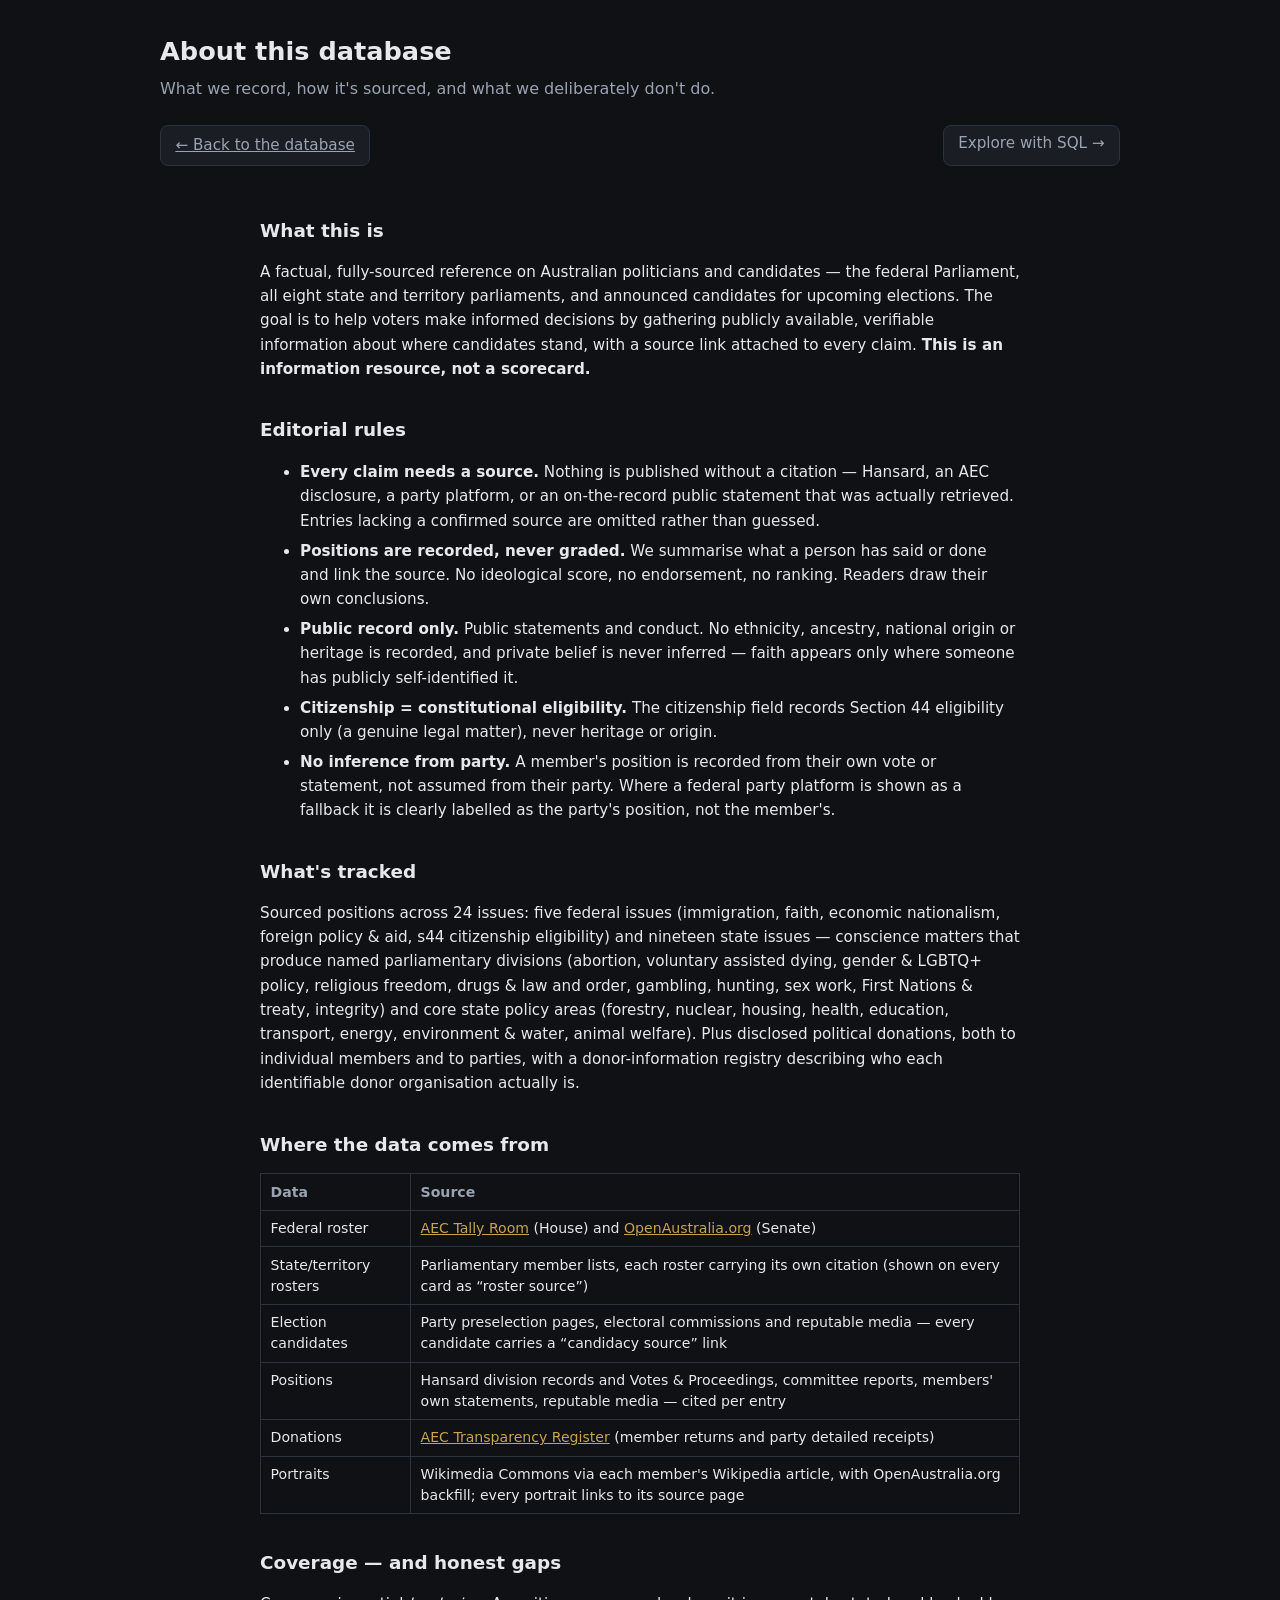
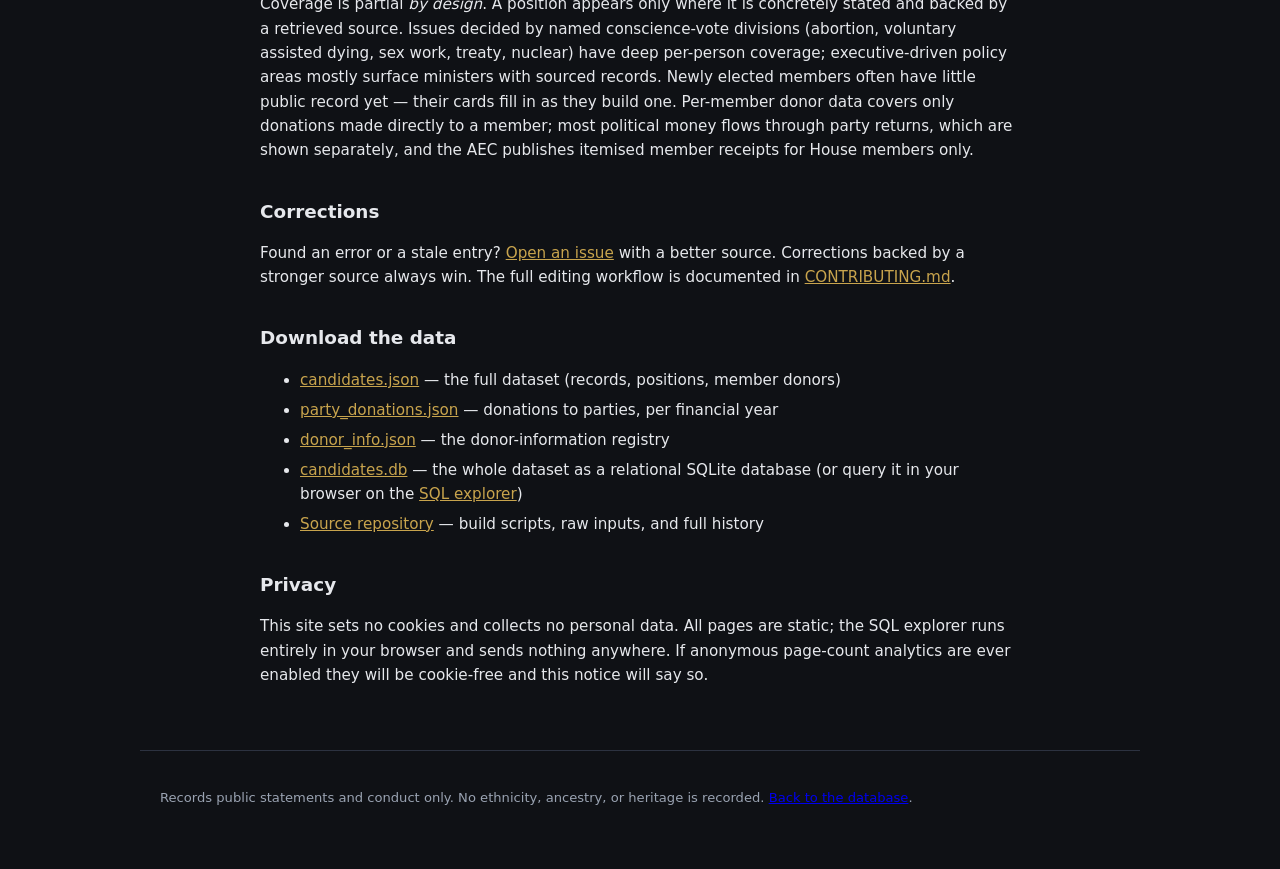
<file: about.html>
<!DOCTYPE html>
<html lang="en">
<head>
  <meta charset="UTF-8" />
  <meta name="viewport" content="width=device-width, initial-scale=1.0" />
  <title>About &amp; methodology — Australian Candidate Transparency Database</title>
  <meta name="description" content="How the Australian Candidate Transparency Database is built: sourcing standards, editorial rules, data sources, coverage, corrections, and downloads." />
  <meta name="theme-color" content="#0f1115" />
  <link rel="canonical" href="https://rigbygroyp.github.io/Australia-First/about.html" />
  <meta property="og:title" content="About &amp; methodology — Australian Candidate Transparency Database" />
  <meta property="og:description" content="Every claim links to its source. How the database is built, what it records, and what it deliberately does not." />
  <meta property="og:type" content="website" />
  <meta property="og:url" content="https://rigbygroyp.github.io/Australia-First/about.html" />
  <meta name="twitter:card" content="summary" />
  <link rel="icon" type="image/svg+xml" href="assets/favicon.svg" />
  <link rel="stylesheet" href="assets/style.css" />
  <style>
    .about-wrap { max-width: 800px; margin: 0 auto; padding: 0 1.25rem 3rem; }
    .about-wrap h2 { margin-top: 2.2rem; font-size: 1.15rem; }
    .about-wrap p, .about-wrap li { line-height: 1.6; color: var(--text); font-size: .95rem; }
    .about-wrap li { margin: .35rem 0; }
    .about-wrap table { border-collapse: collapse; width: 100%; font-size: .88rem; margin: .8rem 0; }
    .about-wrap th, .about-wrap td { border: 1px solid var(--line); padding: .45rem .6rem; text-align: left; vertical-align: top; }
    .about-wrap th { color: var(--muted); font-weight: 600; }
    .about-wrap a { color: var(--accent); }
    .about-note { color: var(--muted); font-size: .85rem; }
  </style>
</head>
<body>
  <header class="site-header">
    <h1>About this database</h1>
    <p class="tagline">
      What we record, how it's sourced, and what we deliberately don't do.
    </p>
  </header>

  <nav class="tabs" aria-label="View">
    <a class="tab" href="index.html">← Back to the database</a>
    <a class="tab tab-link" href="explore.html">Explore with SQL →</a>
  </nav>

  <main class="about-wrap">
    <h2>What this is</h2>
    <p>
      A factual, fully-sourced reference on Australian politicians and candidates —
      the federal Parliament, all eight state and territory parliaments, and announced
      candidates for upcoming elections. The goal is to help voters make informed
      decisions by gathering publicly available, verifiable information about where
      candidates stand, with a source link attached to every claim.
      <strong>This is an information resource, not a scorecard.</strong>
    </p>

    <h2>Editorial rules</h2>
    <ul>
      <li><strong>Every claim needs a source.</strong> Nothing is published without a
        citation — Hansard, an AEC disclosure, a party platform, or an on-the-record
        public statement that was actually retrieved. Entries lacking a confirmed
        source are omitted rather than guessed.</li>
      <li><strong>Positions are recorded, never graded.</strong> We summarise what a
        person has said or done and link the source. No ideological score, no
        endorsement, no ranking. Readers draw their own conclusions.</li>
      <li><strong>Public record only.</strong> Public statements and conduct. No
        ethnicity, ancestry, national origin or heritage is recorded, and private
        belief is never inferred — faith appears only where someone has publicly
        self-identified it.</li>
      <li><strong>Citizenship = constitutional eligibility.</strong> The citizenship
        field records Section&nbsp;44 eligibility only (a genuine legal matter), never
        heritage or origin.</li>
      <li><strong>No inference from party.</strong> A member's position is recorded
        from their own vote or statement, not assumed from their party. Where a
        federal party platform is shown as a fallback it is clearly labelled as the
        party's position, not the member's.</li>
    </ul>

    <h2>What's tracked</h2>
    <p>
      Sourced positions across 24 issues: five federal issues (immigration, faith,
      economic nationalism, foreign policy &amp; aid, s44 citizenship eligibility) and
      nineteen state issues — conscience matters that produce named parliamentary
      divisions (abortion, voluntary assisted dying, gender &amp; LGBTQ+ policy,
      religious freedom, drugs &amp; law and order, gambling, hunting, sex work,
      First Nations &amp; treaty, integrity) and core state policy areas (forestry,
      nuclear, housing, health, education, transport, energy, environment &amp; water,
      animal welfare). Plus disclosed political donations, both to individual members
      and to parties, with a donor-information registry describing who each
      identifiable donor organisation actually is.
    </p>

    <h2>Where the data comes from</h2>
    <table>
      <tr><th>Data</th><th>Source</th></tr>
      <tr><td>Federal roster</td><td><a href="https://results.aec.gov.au/31496/Website/HouseDownloadsMenu-31496-Csv.htm" rel="noopener">AEC Tally Room</a> (House) and <a href="https://www.openaustralia.org.au/senators/" rel="noopener">OpenAustralia.org</a> (Senate)</td></tr>
      <tr><td>State/territory rosters</td><td>Parliamentary member lists, each roster carrying its own citation (shown on every card as “roster source”)</td></tr>
      <tr><td>Election candidates</td><td>Party preselection pages, electoral commissions and reputable media — every candidate carries a “candidacy source” link</td></tr>
      <tr><td>Positions</td><td>Hansard division records and Votes &amp; Proceedings, committee reports, members' own statements, reputable media — cited per entry</td></tr>
      <tr><td>Donations</td><td><a href="https://transparency.aec.gov.au/" rel="noopener">AEC Transparency Register</a> (member returns and party detailed receipts)</td></tr>
      <tr><td>Portraits</td><td>Wikimedia Commons via each member's Wikipedia article, with OpenAustralia.org backfill; every portrait links to its source page</td></tr>
    </table>

    <h2>Coverage — and honest gaps</h2>
    <p>
      Coverage is partial <em>by design</em>. A position appears only where it is
      concretely stated and backed by a retrieved source. Issues decided by named
      conscience-vote divisions (abortion, voluntary assisted dying, sex work, treaty,
      nuclear) have deep per-person coverage; executive-driven policy areas mostly
      surface ministers with sourced records. Newly elected members often have little
      public record yet — their cards fill in as they build one. Per-member donor
      data covers only donations made directly to a member; most political money
      flows through party returns, which are shown separately, and the AEC publishes
      itemised member receipts for House members only.
    </p>

    <h2>Corrections</h2>
    <p>
      Found an error or a stale entry? <a href="https://github.com/RigbyGroyp/Australia-First/issues" rel="noopener">Open an issue</a>
      with a better source. Corrections backed by a stronger source always win. The
      full editing workflow is documented in
      <a href="https://github.com/RigbyGroyp/Australia-First/blob/main/CONTRIBUTING.md" rel="noopener">CONTRIBUTING.md</a>.
    </p>

    <h2 id="download-the-data">Download the data</h2>
    <ul>
      <li><a href="data/candidates.json">candidates.json</a> — the full dataset (records, positions, member donors)</li>
      <li><a href="data/party_donations.json">party_donations.json</a> — donations to parties, per financial year</li>
      <li><a href="data/donor_info.json">donor_info.json</a> — the donor-information registry</li>
      <li><a href="data/candidates.db">candidates.db</a> — the whole dataset as a relational SQLite database (or query it in your browser on the <a href="explore.html">SQL explorer</a>)</li>
      <li><a href="https://github.com/RigbyGroyp/Australia-First" rel="noopener">Source repository</a> — build scripts, raw inputs, and full history</li>
    </ul>

    <h2>Privacy</h2>
    <p class="about-note">
      This site sets no cookies and collects no personal data. All pages are static;
      the SQL explorer runs entirely in your browser and sends nothing anywhere.
      If anonymous page-count analytics are ever enabled they will be cookie-free
      and this notice will say so.
    </p>
  </main>

  <footer class="site-footer">
    <p>
      Records public statements and conduct only. No ethnicity, ancestry, or heritage
      is recorded. <a href="index.html">Back to the database</a>.
    </p>
  </footer>

  <!-- GoatCounter (cookie-free page counts). To enable: create a free account at
       goatcounter.com, replace YOURCODE, and uncomment. See DEPLOYMENT.md.
  <script data-goatcounter="https://YOURCODE.goatcounter.com/count"
          async src="//gc.zgo.at/count.js"></script>
  -->
</body>
</html>
</file>
<file: assets/style.css>
:root {
  --bg: #0f1115;
  --panel: #1a1d24;
  --panel-2: #232730;
  --text: #e6e8ec;
  --muted: #9aa3b2;
  --accent: #c8a44d;
  --line: #2c3240;
  --warn: #b9803a;
  --ok: #4caf7d;
}

* { box-sizing: border-box; }

body {
  margin: 0;
  font-family: system-ui, -apple-system, "Segoe UI", Roboto, sans-serif;
  background: var(--bg);
  color: var(--text);
  line-height: 1.5;
}

.site-header {
  padding: 2rem 1.25rem 1.5rem;
  max-width: 1000px;
  margin: 0 auto;
}
.site-header h1 { margin: 0 0 .4rem; font-size: 1.6rem; }
.tagline { margin: 0; color: var(--muted); max-width: 65ch; }

.tabs {
  display: flex;
  flex-wrap: wrap;
  gap: .5rem;
  max-width: 1000px;
  margin: 0 auto;
  padding: 0 1.25rem 1rem;
}
.tab {
  background: var(--panel);
  color: var(--muted);
  border: 1px solid var(--line);
  border-radius: 8px;
  padding: .5rem .9rem;
  font-size: .95rem;
  cursor: pointer;
}
.tab.active { color: var(--text); border-color: var(--accent); }
.tab:hover { color: var(--text); }
.tab-link { text-decoration: none; margin-left: auto; display: inline-block; line-height: normal; }
.tab-link-tight { margin-left: 0; }
.table-scroll { overflow-x: auto; }

@media (max-width: 480px) {
  .site-header h1 { font-size: 1.25rem; }
  .site-header { padding: 1.2rem 1rem .8rem; }
  .tabs, .controls { padding-left: 1rem; padding-right: 1rem; }
}

.controls {
  display: flex;
  flex-wrap: wrap;
  gap: .6rem;
  max-width: 1000px;
  margin: 0 auto;
  padding: 0 1.25rem 1rem;
}

.donor-table td.num { text-align: right; white-space: nowrap; font-variant-numeric: tabular-nums; vertical-align: top; }
.party-source { margin: .6rem 0 0; font-size: .8rem; }
.party-source a { color: var(--accent); text-decoration: none; }
.party-card .c-name { font-size: 1.15rem; }
.party-years { margin: 0 0 .5rem; color: var(--muted); font-size: .82rem; }
.party-more { margin: .5rem 0 0; color: var(--muted); font-size: .78rem; font-style: italic; }
.donor-name { }
.donor-link { color: var(--accent, #0b6); text-decoration: none; border-bottom: 1px dotted currentColor; }
.donor-link:hover { text-decoration: none; border-bottom-style: solid; }
.donor-linktype { display: inline-block; margin-left: .35rem; font-size: .62rem; text-transform: uppercase; letter-spacing: .03em; color: var(--muted); border: 1px solid var(--line); border-radius: 3px; padding: 0 .25rem; vertical-align: middle; }
.donor-cat { display: inline-block; margin-left: .35rem; font-size: .66rem; color: var(--muted); font-style: italic; }
.donor-desc { color: var(--muted); font-size: .76rem; margin-top: .15rem; line-height: 1.35; max-width: 48ch; }
.donor-years { color: var(--muted); font-size: .74rem; margin-top: .1rem; }
.controls input,
.controls select {
  background: var(--panel);
  color: var(--text);
  border: 1px solid var(--line);
  border-radius: 8px;
  padding: .55rem .7rem;
  font-size: .95rem;
}
.controls input[type="search"] { flex: 1 1 260px; min-width: 200px; }

.count {
  max-width: 1000px;
  margin: 0 auto;
  padding: 0 1.25rem .5rem;
  color: var(--muted);
  font-size: .85rem;
}

.results {
  max-width: 1000px;
  margin: 0 auto;
  padding: 0 1.25rem 3rem;
  display: grid;
  /* minmax(0,…) lets cards shrink below their content's intrinsic width on
     phones — wide donor tables then scroll inside .table-scroll instead of
     blowing the whole page out sideways. */
  grid-template-columns: minmax(0, 1fr);
  gap: 1rem;
}

.card {
  background: var(--panel);
  border: 1px solid var(--line);
  border-radius: 12px;
  padding: 1.1rem 1.2rem;
}
.card-head {
  border-bottom: 1px solid var(--line);
  padding-bottom: .6rem;
  margin-bottom: .8rem;
  display: flex;
  gap: .9rem;
  align-items: flex-start;
}
.c-headtext { flex: 1; min-width: 0; }
.c-photo-link { flex: 0 0 auto; line-height: 0; }
.c-photo {
  width: 64px;
  height: 64px;
  object-fit: cover;
  border-radius: 10px;
  border: 1px solid var(--line);
  background: var(--panel-2);
}
.c-name { margin: 0 0 .2rem; font-size: 1.2rem; }
.c-meta { margin: 0; color: var(--muted); font-size: .9rem; }
.c-meta .roster-src { color: var(--accent); text-decoration: none; }
.c-meta .roster-src:hover { text-decoration: underline; }

.chips { display: flex; flex-wrap: wrap; gap: .35rem; margin-top: .55rem; }
.chip {
  font-size: .7rem;
  padding: .12rem .5rem;
  border-radius: 999px;
  background: var(--panel-2);
  border: 1px solid var(--line);
  color: var(--text);
}
.chip-donor { color: var(--ok); border-color: var(--ok); }
.chip-empty { color: var(--muted); font-style: italic; }
.chip-more { color: var(--muted); border-style: dashed; }

.coverage {
  max-width: 1000px;
  margin: 0 auto;
  padding: 0 1.25rem .8rem;
  color: var(--muted);
  font-size: .8rem;
}

.positions { margin: 0; display: grid; grid-template-columns: minmax(0, 1fr); gap: .8rem; }
.pos { background: var(--panel-2); border-radius: 8px; padding: .7rem .8rem; }
.pos-label {
  font-size: .72rem;
  text-transform: uppercase;
  letter-spacing: .06em;
  color: var(--muted);
  margin-bottom: .25rem;
  display: flex;
  align-items: center;
  gap: .5rem;
}
.pos-summary { margin: 0 0 .45rem; }
.badge {
  font-size: .65rem;
  padding: .1rem .4rem;
  border-radius: 999px;
  border: 1px solid var(--line);
}
.badge.ok { color: var(--ok); border-color: var(--ok); }
.badge.warn { color: var(--warn); border-color: var(--warn); }
.badge.party { color: var(--accent); border-color: var(--accent); }
.pos-party { border-left: 2px solid var(--accent); }

.sources { margin: 0; padding: 0; list-style: none; display: flex; flex-wrap: wrap; gap: .35rem; }
.sources li a {
  font-size: .78rem;
  color: var(--accent);
  text-decoration: none;
  border: 1px solid var(--line);
  border-radius: 6px;
  padding: .15rem .45rem;
  display: inline-block;
}
.sources li a:hover { border-color: var(--accent); }
.no-source { color: var(--warn); font-size: .78rem; }

.donor-table { width: 100%; border-collapse: collapse; font-size: .85rem; margin-top: .3rem; }
.donor-table th, .donor-table td { text-align: left; padding: .3rem .4rem; border-bottom: 1px solid var(--line); }
.donor-table th { color: var(--muted); font-weight: 600; }

.site-footer {
  max-width: 1000px;
  margin: 0 auto;
  padding: 1.5rem 1.25rem 3rem;
  color: var(--muted);
  font-size: .82rem;
  border-top: 1px solid var(--line);
}

.empty { color: var(--muted); padding: 2rem 1.25rem; max-width: 1000px; margin: 0 auto; }
</file>
